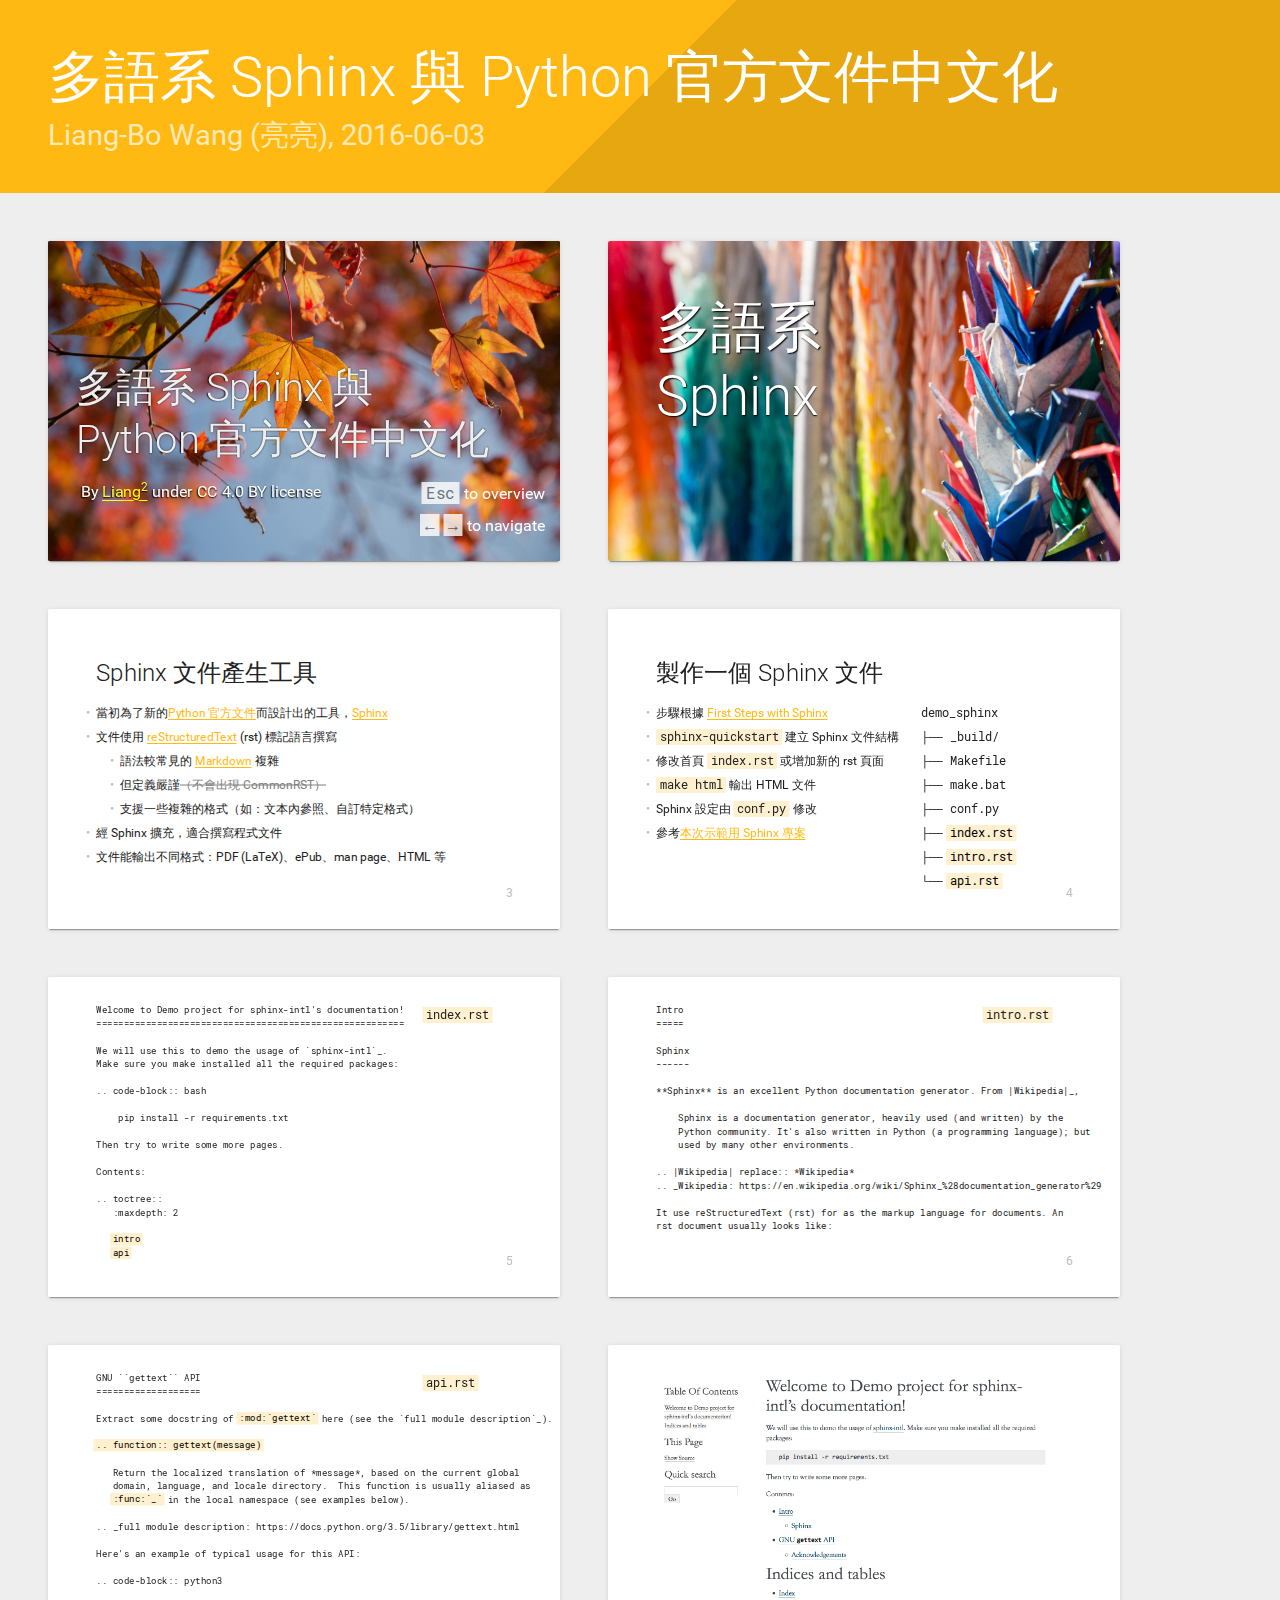
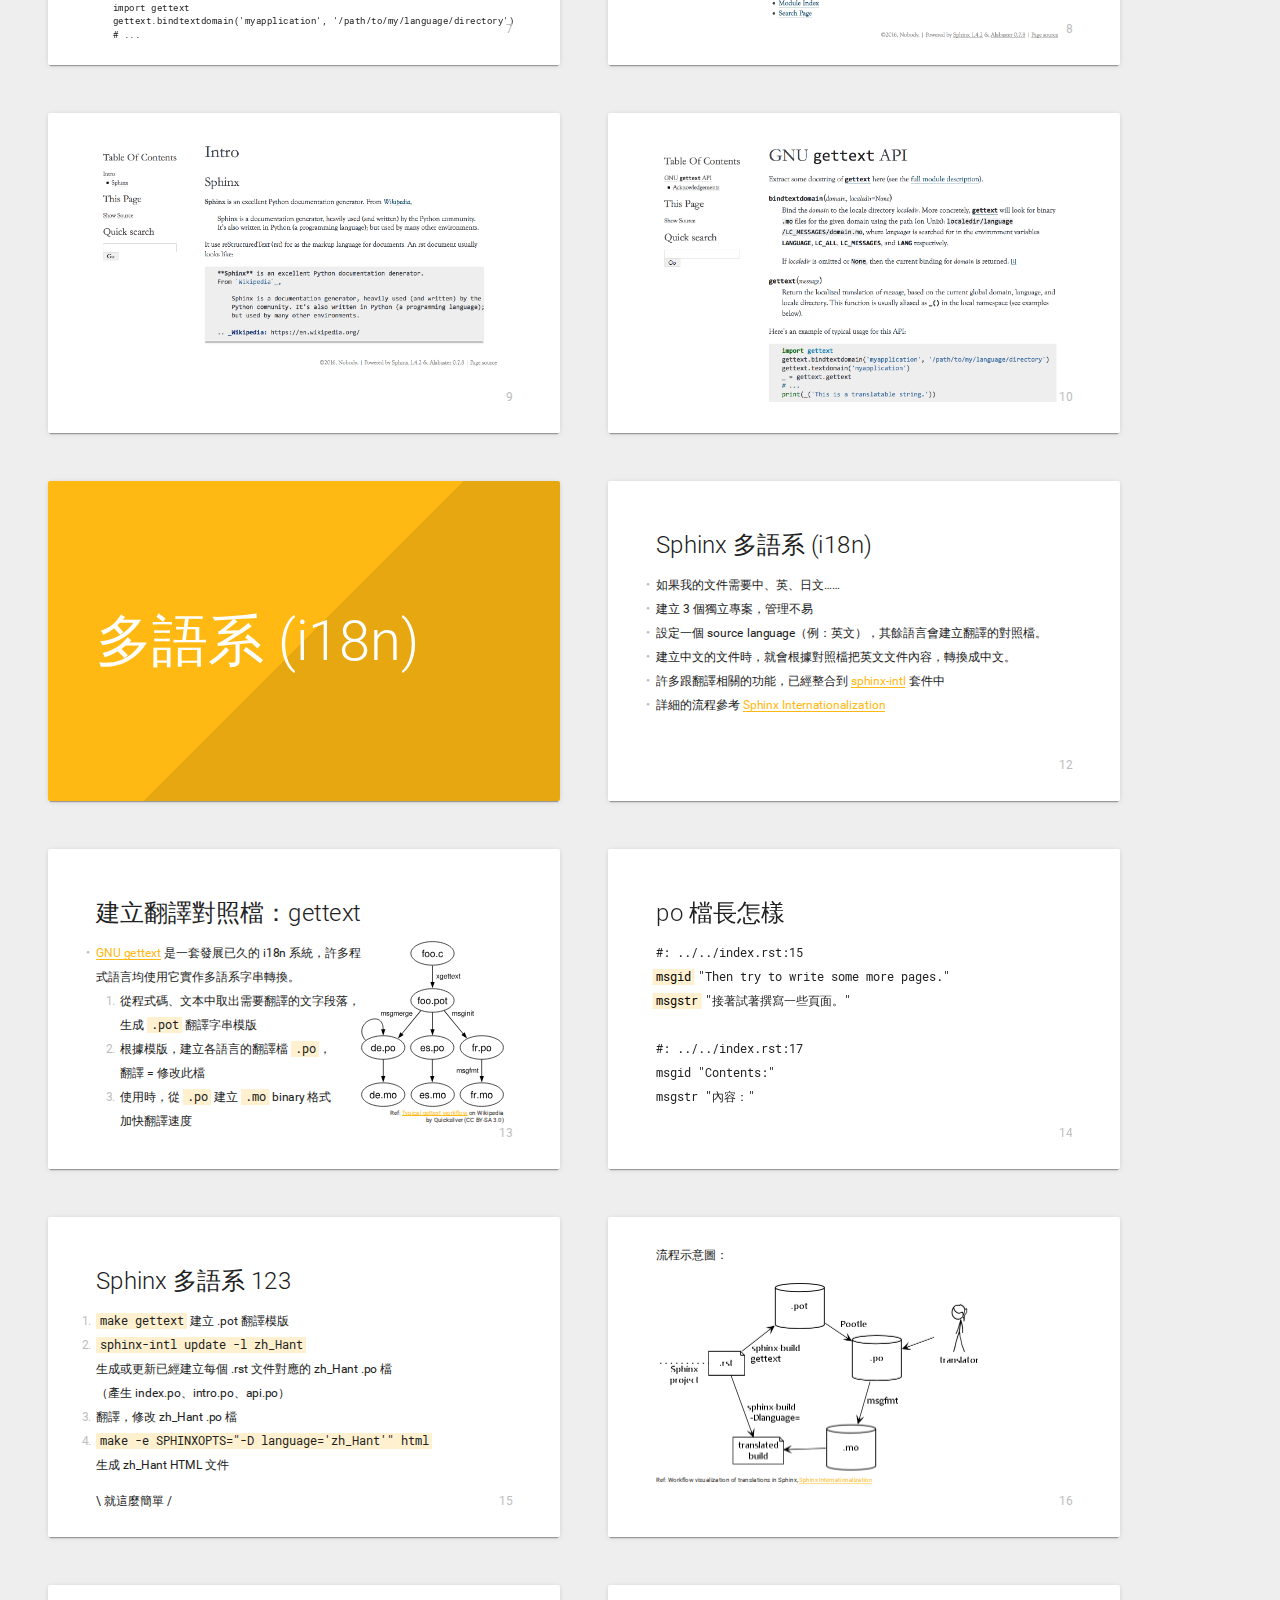
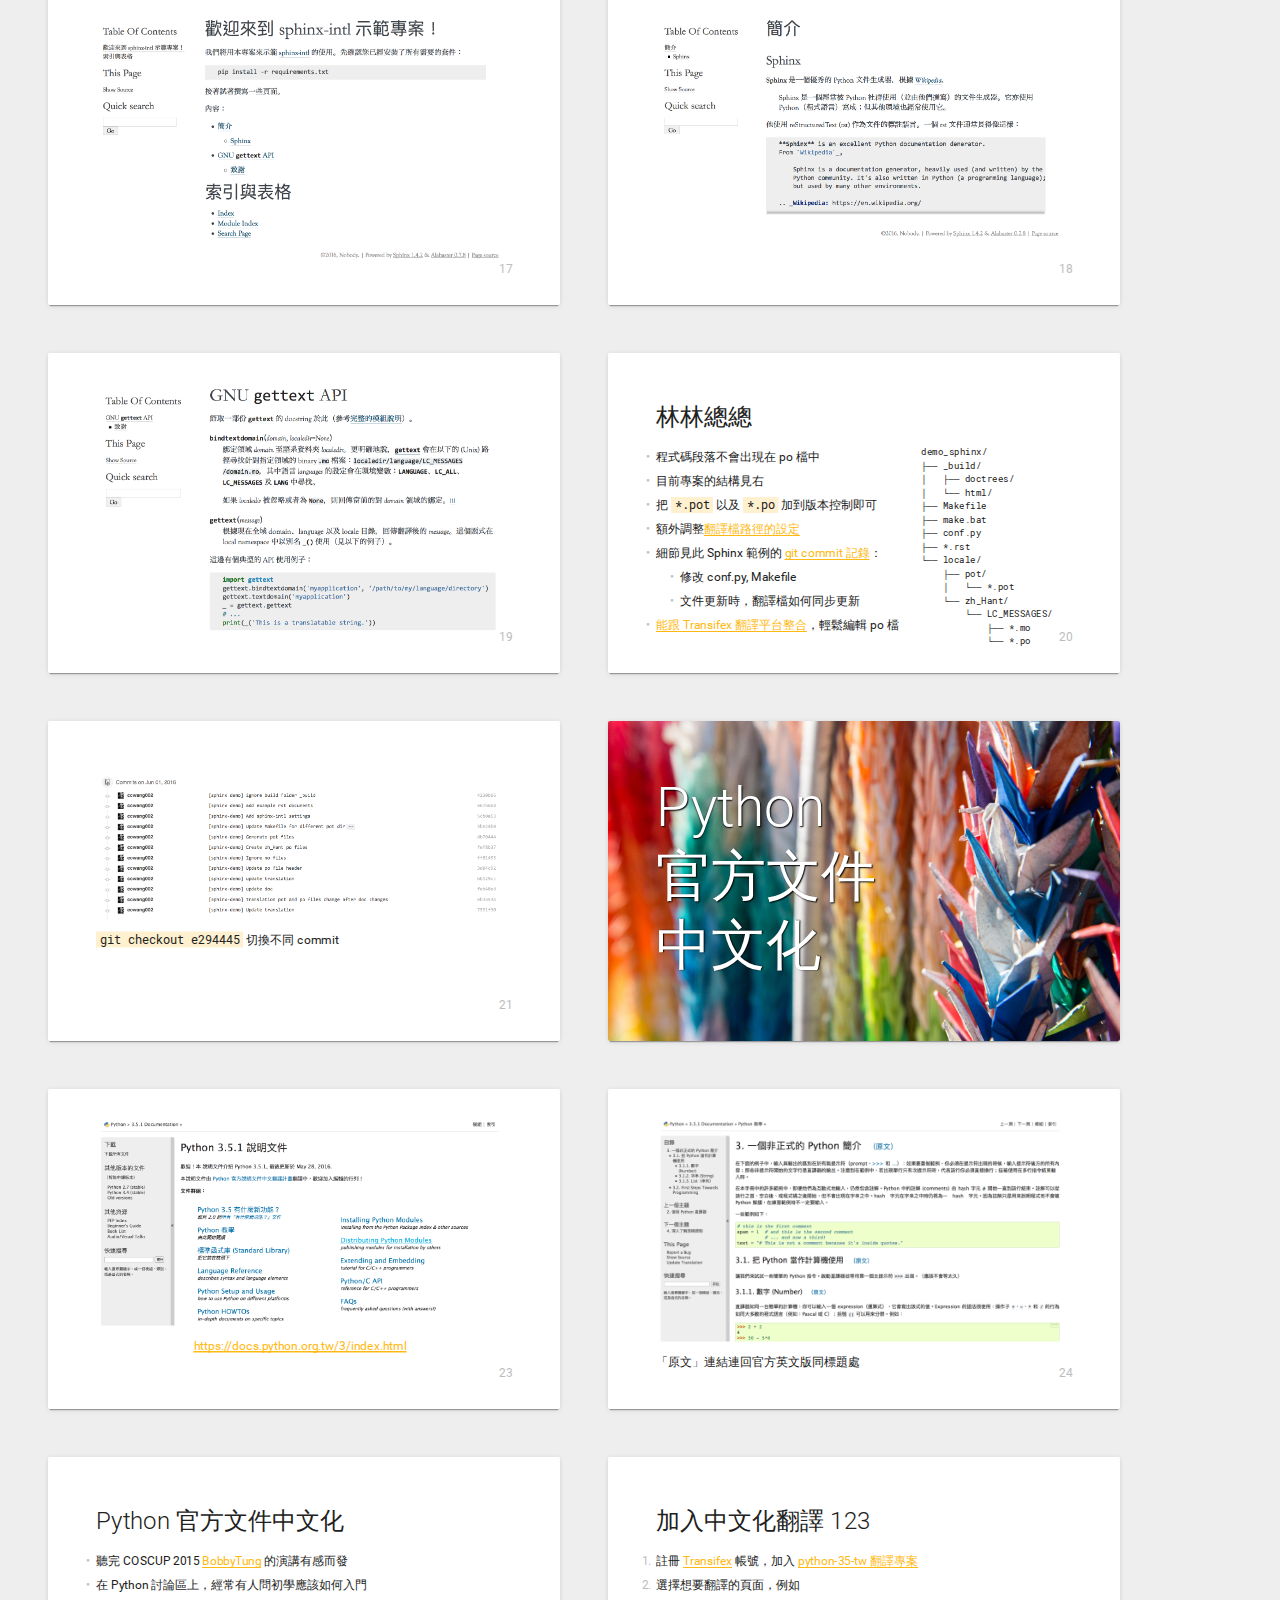
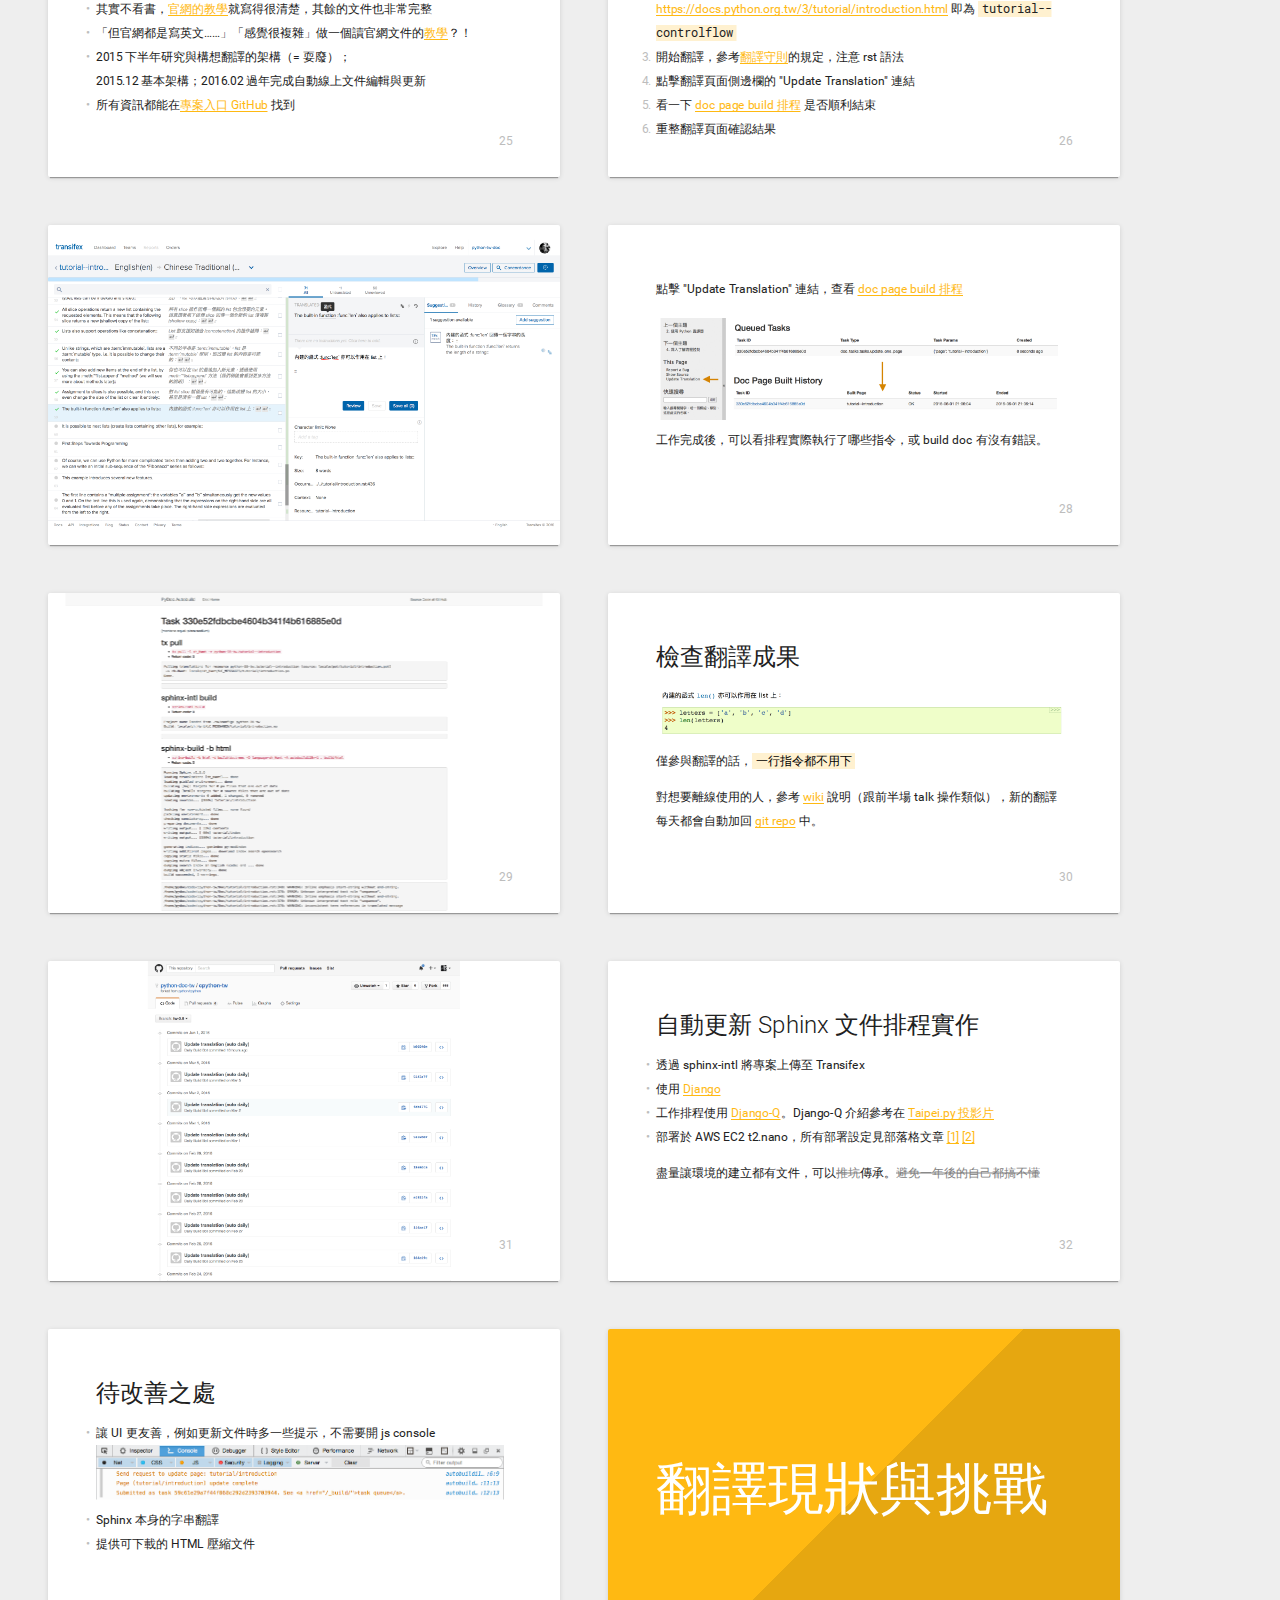
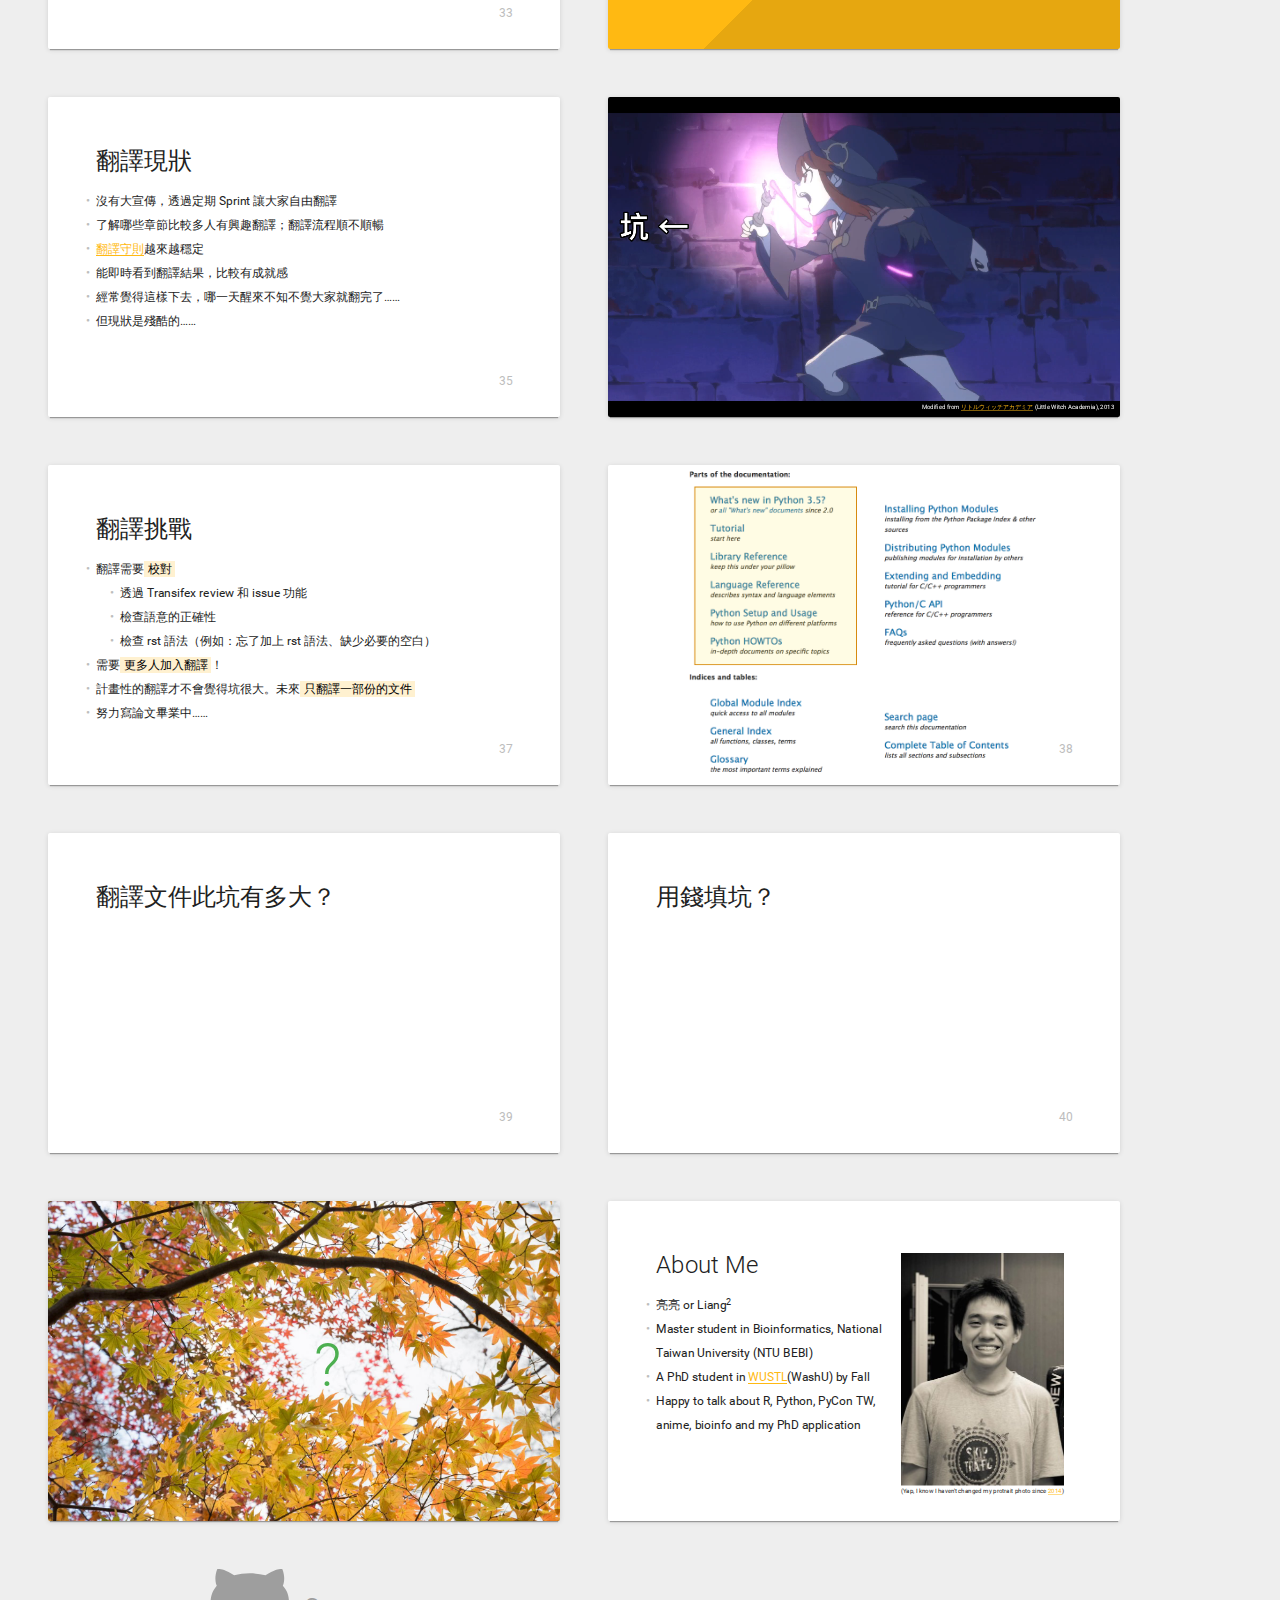
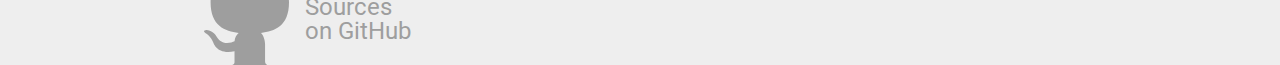
<file: index.html>
<!DOCTYPE html>
<html lang="en">
<head>
	<meta charset="UTF-8">
	<title>多語系 Sphinx 與 Python 官方文件中文化</title>
	<meta name="viewport" content="width=792, user-scalable=no">
	<meta http-equiv="x-ua-compatible" content="ie=edge">

	<!-- Twitter Card -->
	<!-- Ref: https://dev.twitter.com/cards/types/summary-large-image -->
	<meta name="twitter:card" content="summary_large_image">
	<meta name="twitter:site" content="@ccwang002">
	<meta name="twitter:creator" content="@ccwang002">
	<meta name="twitter:title" content="多語系 Sphinx 與 Python 官方文件中文化">
	<meta name="twitter:description" content="Python 除了以易讀、易用、易學之外，它也有非常完整的官方文件。然而，因為英文內容，初次使用它時倍感困難，於是有了中文化翻譯計畫。目前翻譯的結果可見 https://docs.python.org.tw/3/ 。本演講將分享本翻譯計畫的整體規劃，以及相關的技術細節，如：Sphinx 文件的多國語言、Transifex 翻譯協作平台整合、文件更新的工作排程等主題。">
	<meta name="twitter:image" content="https://blog.liang2.tw/2016Talk-PyDoc-TW/pics/pydoctw_frontpage.png">

	<!-- Icon -->
	<link href="pics/pycontw_logo_32.png" rel="icon" type="image/x-icon" />
	<!-- CSS Stle -->
	<link rel="stylesheet" href="lib/shower/themes/styles/screen-16x10.css">
	<link rel="stylesheet" href="lib/highlight/styles/github.css" type="text/css"/>
	<style>
		.caption p {
			font-size: 0.6em;
		}
		.slide.mid h2 {
			font-size: 110px;
			font-family: Roboto Light;
			font-weight: 300;
			color: white;
			width: 65%;
			line-height: 1.25em;
			text-shadow: 1px 1px 3px black;
		}
		.citation pre {
			text-align: left;
		}
		pre.medium {
			font-size: 0.75em;
		}
		pre.medium code {
			line-height: 1.5em;
		}
		pre.small {
			font-size: 0.5em;
		}
		pre.small code {
			line-height: 1.5em;
		}

		.sidenote {
			border: 2px dashed #9e9e9e;
			position: absolute;
			padding: 1em;
			line-height: 1.5em;
			color: #9e9e9e;
		}
		.sidenote p {
			margin-bottom: 0px;
		}
		.grey {
			color: grey;
		}
	</style>
</head>
<body class="shower list">
	<!-- Header in overview -->
	<header class="caption">
		<h1>多語系 Sphinx 與 Python 官方文件中文化</h1>
		<p><a href="http://liang2.tw">Liang-Bo Wang (亮亮)</a>, 2016-06-03</p>
	</header>

	<!-- Cover Slide -->
	<section id="cover" class="slide no-number">
		<h2 id="talk-header">多語系 Sphinx 與<br>Python 官方文件中文化</h2>
		<p id="talk-author">
			By <a href="http://liang2.tw" target="_blank">Liang<sup>2</sup></a> under CC 4.0 BY license
		</p>
		<p id="usage-instr">
			<kbd>Esc</kbd> to overview <br />
			<kbd>←</kbd> <kbd>→</kbd> to navigate
		</p>
		<img src="pics/cover.jpg" class="cover w" alt="">
		<style>
			#talk-header,
			#talk-author {
				left: 56px;
			}
			#talk-header {
				color: #EEE;
				text-align: left;
				font-size: 80px;
				line-height: 1.3em;
				text-shadow: -1px 1px 3px #000;
				bottom: 160px;
				position: absolute;

			}
			#talk-author {
				line-height: 1.2em;
				text-shadow: -1px 1px 3px #000;
				left: 65px;
				bottom: 120px;
				position: absolute;
			}
			#talk-author a {
				color: #FFFA20;
			}
			#cover p {
				margin: 10px 0 0;
				color: #FFF;
				font-size: 32px;
				opacity: 1;
			}
			#usage-instr {
				position: absolute;
				text-align: right;
				right: 30px;
				bottom: 40px;
			}
			#usage-instr kbd {
				opacity: 0.8;
				color: #666;
				background-color: white;
			}
			#cover img {
				opacity: 0.95;
			}
			#cover {
				background: black;
			}
		</style>
	</section>


	<!-- Section: Sphinx -->
	<section class="slide mid no-number">
		<h2>多語系 Sphinx</h2>
		<img src="pics/mid.jpg" class="cover w" alt="">
	</section>

	<section class="slide">
		<h2>Sphinx 文件產生工具</h2>
		<ul>
			<li>當初為了新的<a href="https://docs.python.org/3/" target="_blank">Python 官方文件</a>而設計出的工具，<a href="http://www.sphinx-doc.org/en/stable/" target="_blank">Sphinx</a></li>
			<li>文件使用 <a href="https://en.wikipedia.org/wiki/ReStructuredText">reStructuredText</a> (rst) 標記語言撰寫</li>
			<ul>
				<li>語法較常見的 <a href="http://markdown.tw/">Markdown</a> 複雜</li>
				<li>但定義嚴謹<del class="grey">（不會出現 CommonRST）</del></li>
				<li>支援一些複雜的格式（如：文本內參照、自訂特定格式）</li>
			</ul>
			<li>經 Sphinx 擴充，適合撰寫程式文件</li>
			<li>文件能輸出不同格式：PDF (LaTeX)、ePub、man page、HTML 等</li>
		</ul>
	</section>

	<section class="slide twocol l65">
		<h2>製作一個 Sphinx 文件</h2>
		<div class="left">
		<ul>
			<li>步驟根據 <a href="http://www.sphinx-doc.org/en/stable/tutorial.html">First Steps with Sphinx</a></li>
			<li><code>sphinx-quickstart</code> 建立 Sphinx 文件結構</li>
			<li>修改首頁 <code>index.rst</code> 或增加新的 rst 頁面</li>
			<li><code>make html</code> 輸出 HTML 文件</li>
			<li>Sphinx 設定由 <code>conf.py</code> 修改</li>
			<li>參考<a href="https://github.com/ccwang002/2016Talk-PyDoc-TW/tree/master/code">本次示範用 Sphinx 專案</a></li>
		</ul>
		</div>
		<div class="right">
		<pre class="language-text"><code>demo_sphinx
├── _build/
├── Makefile
├── make.bat
├── conf.py
├── <mark>index.rst</mark>
├── <mark>intro.rst</mark>
└── <mark>api.rst</mark></code></pre>
		</div>
	</section>

	<section class="slide tighter twocol l80">
		<div class="left">
			<pre class="language-rst medium">
				<code>Welcome to Demo project for sphinx-intl's documentation!
========================================================

We will use this to demo the usage of `sphinx-intl`_.
Make sure you make installed all the required packages:

.. code-block:: bash

    pip install -r requirements.txt

Then try to write some more pages.

Contents:

.. toctree::
   :maxdepth: 2

   <mark>intro</mark>
   <mark>api</mark></code>
			</pre>
		</div>
		<div class="right">
			<p><code>index.rst</code></p>
		</div>
	</section>

	<section class="slide tighter twocol l80">
		<div class="left">
			<pre class="language-rst medium">
				<code>Intro
=====

Sphinx
------

**Sphinx** is an excellent Python documentation generator. From |Wikipedia|_,

    Sphinx is a documentation generator, heavily used (and written) by the
    Python community. It's also written in Python (a programming language); but
    used by many other environments.

.. |Wikipedia| replace:: *Wikipedia*
.. _Wikipedia: https://en.wikipedia.org/wiki/Sphinx_%28documentation_generator%29

It use reStructuredText (rst) for as the markup language for documents. An
rst document usually looks like:</code>
			</pre>
		</div>
		<div class="right">
			<p><code>intro.rst</code></p>
		</div>
	</section>

	<section class="slide tighter twocol l80">
		<div class="left">
			<pre class="language-rst medium">
				<code>GNU ``gettext`` API
===================

Extract some docstring of <mark>:mod:`gettext`</mark> here (see the `full module description`_).

<mark>.. function:: gettext(message)</mark>

   Return the localized translation of *message*, based on the current global
   domain, language, and locale directory.  This function is usually aliased as
   <mark>:func:`_`</mark> in the local namespace (see examples below).

.. _full module description: https://docs.python.org/3.5/library/gettext.html

Here's an example of typical usage for this API:

.. code-block:: python3

   import gettext
   gettext.bindtextdomain('myapplication', '/path/to/my/language/directory')
   # ...
</code>
			</pre>
		</div>
		<div class="right">
			<p><code>api.rst</code></p>
		</div>
	</section>

	<section class="slide tighter">
		<img class="fill w" src="pics/sphinx_demo/en_frontpage.png" alt="">
	</section>

	<section class="slide tighter">
		<img class="fill w" src="pics/sphinx_demo/en_intro.png" alt="">
	</section>

	<section class="slide tighter">
		<img class="fill w" src="pics/sphinx_demo/en_api.png" alt="">
	</section>

	<!-- Sphinx i18n -->
	<section class="slide">
		<h2 class="shout">多語系 (i18n)</h2>
	</section>

	<section class="slide">
		<h2>Sphinx 多語系 (i18n)</h2>
		<ul>
			<li>如果我的文件需要中、英、日文……</li>
			<li>建立 3 個獨立專案，管理不易</li>
			<li>設定一個 source language（例：英文），其餘語言會建立翻譯的對照檔。</li>
			<li>建立中文的文件時，就會根據對照檔把英文文件內容，轉換成中文。</li>
			<li>許多跟翻譯相關的功能，已經整合到 <a href="https://github.com/sphinx-doc/sphinx-intl" target="_blank">sphinx-intl</a> 套件中</li>
			<li>詳細的流程參考 <a href="http://www.sphinx-doc.org/en/stable/intl.html" target="_blank">Sphinx Internationalization</a></li>
		</ul>
	</section>

	<section class="slide twocol l65">
		<h2>建立翻譯對照檔：gettext</h2>
		<div class="left">
			<ul>
				<li><a href="https://en.wikipedia.org/wiki/Gettext">GNU gettext</a> 是一套發展已久的 i18n 系統，許多程式語言均使用它實作多語系字串轉換。</li>
				<ol>
					<li>從程式碼、文本中取出需要翻譯的文字段落，生成 <code>.pot</code> 翻譯字串模版</li>
					<li>根據模版，建立各語言的翻譯檔 <code>.po</code>，<br>翻譯 = 修改此檔</li>
					<li>使用時，從 <code>.po</code> 建立 <code>.mo</code> binary 格式<br>加快翻譯速度</li>
				</ol>
			</ul>
		</div>
		<div class="right">
			<div class="citation">
				<img class="fill w" src="pics/gettext_workflow_diagram.svg" alt="">
				<p>Ref: <a href="https://commons.wikimedia.org/wiki/File:Gettext.svg">Typical gettext workflow</a> on Wikipedia<br>by Quicksilver (CC BY-SA 3.0)</p>
			</div>
		</div>
	</section>

	<section class="slide">
		<h2>po 檔長怎樣</h2>
<pre class="language-text"><code>#: ../../index.rst:15
<mark>msgid</mark> "Then try to write some more pages."
<mark>msgstr</mark> "接著試著撰寫一些頁面。"

#: ../../index.rst:17
msgid "Contents:"
msgstr "內容："</code></pre>
	</section>

	<section class="slide">
		<h2>Sphinx 多語系 123</h2>
		<ol>
			<li><code>make gettext</code> 建立 .pot 翻譯模版</li>
			<li><code>sphinx-intl update -l zh_Hant</code><br>生成或更新已經建立每個 .rst 文件對應的 zh_Hant .po 檔<br>（產生 index.po、intro.po、api.po）</li>
			<li>翻譯，修改 zh_Hant .po 檔</li>
			<li><code>make -e SPHINXOPTS="-D language='zh_Hant'" html</code><br>生成 zh_Hant HTML 文件</li>
		</ol>
		<p>\ 就這麼簡單 /</p>
	</section>

	<section class="slide tighter">
		<p>流程示意圖：</p>
		<div class="citation left">
			<img src="pics/sphinx_translation_diagram.png" alt="">
			<p>Ref: Workflow visualization of translations in Sphinx, <a href="http://www.sphinx-doc.org/en/stable/intl.html" target="_blank">Sphinx Internationalization</a></p>
		</div>
	</section>

	<section class="slide tighter">
		<img class="fill w" src="pics/sphinx_demo/zh_frontpage.png" alt="">
	</section>

	<section class="slide tighter">
		<img class="fill w" src="pics/sphinx_demo/zh_intro.png" alt="">
	</section>

	<section class="slide tighter">
		<img class="fill w" src="pics/sphinx_demo/zh_api.png" alt="">
	</section>

	<section class="slide twocol l65">
		<h2>林林總總</h2>
		<div class="left">
			<ul>
				<li>程式碼段落不會出現在 po 檔中</li>
				<li>目前專案的結構見右</li>
				<li>把 <code>*.pot</code> 以及 <code>*.po</code> 加到版本控制即可</li>
				<li>額外調整<a href="https://github.com/ccwang002/2016Talk-PyDoc-TW/commit/3be24b07eba0ec84587d74512d296dbe81e3e91f">翻譯檔路徑的設定</a></li>
				<li>細節見此 Sphinx 範例的 <a href="https://github.com/ccwang002/2016Talk-PyDoc-TW/compare/e294445...7551f30">git commit 記錄</a>：</li>
					<ul>
						<li>修改 conf.py, Makefile</li>
						<li>文件更新時，翻譯檔如何同步更新</li>
					</ul>
				<li><a href="http://www.sphinx-doc.org/en/stable/intl.html#using-transifex-service-for-team-translation">能跟 Transifex 翻譯平台整合</a>，輕鬆編輯 po 檔</li>
		</div>
		<div class="right">
			<pre class="language-text medium"><code>demo_sphinx/
├── _build/
│   ├── doctrees/
│   └── html/
├── Makefile
├── make.bat
├── conf.py
├── *.rst
└── locale/
    ├── pot/
    │   └── *.pot
    └── zh_Hant/
        └── LC_MESSAGES/
            ├── *.mo
            └── *.po</code></pre>
		</div>
	</section>

	<section class="slide">
		<img class="fill w" src="pics/sphinx_demo/git_history.png" alt="">
		<p><code>git checkout e294445</code> 切換不同 commit</p>
	</section>


	<!-- Section: PyDoc -->
	<!--
	$ sphinx-intl build -l zh_Hant
	$ make -e SPHINXOPTS="-D language='zh_Hant'" html
	-->
	<section class="slide mid no-number">
		<h2>Python <br>官方文件中文化</h2>
		<img src="pics/mid.jpg" class="cover w" alt="">
	</section>

	<section class="slide tighter">
		<img class="fill w" src="pics/pydoctw_frontpage.png" alt="">
		<p align="center"><a href="https://docs.python.org.tw/3/index.html">https://docs.python.org.tw/3/index.html</a></p>
	</section>

	<section class="slide tighter">
		<img class="fill w" src="pics/pydoctw_tutorial_chp3.png" alt="">
		<p>「原文」連結連回官方英文版同標題處</p>
	</section>

	<section class="slide">
		<h2>Python 官方文件中文化</h2>
		<ul>
			<li>聽完 COSCUP 2015 <a href="http://www.slideshare.net/bobby3302/w3c-51661297">BobbyTung</a> 的演講有感而發</li>
			<li>在 Python 討論區上，經常有人問初學應該如何入門</li>
			<li>其實不看書，<a href="https://docs.python.org/3/tutorial/index.html">官網的教學</a>就寫得很清楚，其餘的文件也非常完整</li>
			<li>「但官網都是寫英文……」「感覺很複雜」做一個讀官網文件的<a href="https://blog.liang2.tw/2016Talk-Pydoc/">教學</a>？！</li>
			<li>2015 下半年研究與構想翻譯的架構（= 耍廢）；<br>
				2015.12 基本架構；2016.02 過年完成自動線上文件編輯與更新</li>
			<li>所有資訊都能在<a href="https://github.com/python-doc-tw/python-doc-tw">專案入口 GitHub</a> 找到</li>
		</ul>
	</section>

	<section class="slide">
		<h2>加入中文化翻譯 123</h2>
		<ol>
			<li>註冊 <a href="https://www.transifex.com/">Transifex</a> 帳號，加入 <a href="https://github.com/python-doc-tw/python-doc-tw">python-35-tw 翻譯專案</a></li>
			<li>選擇想要翻譯的頁面，例如 <a href="https://docs.python.org.tw/3/tutorial/introduction.html" target="_blank">https://docs.python.org.tw/3/tutorial/introduction.html</a> 即為 <code>tutorial--controlflow</code></li>
			<li>開始翻譯，參考<a href="https://github.com/python-doc-tw/python-doc-tw/wiki/Translation-guideline" target="_blank">翻譯守則</a>的規定，注意 rst 語法</li>
			<li>點擊翻譯頁面側邊欄的 "Update Translation" 連結</li>
			<li>看一下 <a href="https://docs.python.org.tw/_build/">doc page build 排程</a> 是否順利結束</li>
			<li>重整翻譯頁面確認結果</li>
		</ol>
	</section>

	<section class="slide no-number">
		<img class="cover" src="pics/pydoctw_transifex.png" alt="">
	</section>

	<section class="slide">
		<p>點擊 "Update Translation" 連結，查看 <a href="https://docs.python.org.tw/_build/">doc page build 排程</a></p>
		<img class="fill w" src="pics/pydoctw_update.png" alt="">
		<p>工作完成後，可以看排程實際執行了哪些指令，或 build doc 有沒有錯誤。</p>
	</section>

	<section class="slide">
		<img class="cover h" src="pics/pydoctw_task.png" alt="">
	</section>

	<section class="slide">
		<h2>檢查翻譯成果</h2>
		<img class="fill w" src="pics/pydoctw_result.png" alt="">
		<p>僅參與翻譯的話，<mark>一行指令都不用下</mark></p>
		<p>對想要離線使用的人，參考 <a href="https://github.com/python-doc-tw/python-doc-tw/wiki/How-to-build-the-doc-locally">wiki</a> 說明（跟前半場 talk 操作類似），新的翻譯每天都會自動加回 <a href="https://github.com/python-doc-tw/cpython-tw">git repo</a> 中。</p>
	</section>

	<section class="slide">
		<img class="cover h" src="pics/pydoctw_gitrepo.png" alt="">
	</section>

	<section class="slide">
		<h2>自動更新 Sphinx 文件排程實作</h2>
		<ul>
			<li>透過 sphinx-intl 將專案上傳至 Transifex</li>
			<li>使用 <a href="https://www.djangoproject.com/">Django</a></li>
			<li>工作排程使用 <a href="http://django-q.readthedocs.io/en/latest/">Django-Q</a>。Django-Q 介紹參考在 <a href="https://blog.liang2.tw/2016Talk-Django-Q/">Taipei.py 投影片</a></li>
			<li>部署於 AWS EC2 t2.nano，所有部署設定見部落格文章 <a href="https://blog.liang2.tw/posts/2016/02/pydoctw-server/">[1]</a> <a href="https://blog.liang2.tw/posts/2016/02/pydoctw-https/">[2]</a></li>
		</ul>
		<p>盡量讓環境的建立都有文件，可以<del class="grey">推坑</del>傳承。<del class="grey">避免一年後的自己都搞不懂</del></p>
	</section>

	<section class="slide">
		<h2>待改善之處</h2>
		<ul>
			<li>讓 UI 更友善，例如更新文件時多一些提示，不需要開 js console</li>
			<img class="fill w" src="pics/pydoctw_jsconsole.png" alt="">
			<li>Sphinx 本身的字串翻譯</li>
			<li>提供可下載的 HTML 壓縮文件</li>
		</ul>
	</section>

	<!--
	detail
		sphinx translation itself
		zh_TW or zh_Hant
		Jinja2 template autobuildi18n=1
		fix jQuery bug
	-->

	<!-- Section: Translation -->
	<section class="slide">
		<h2 class="shout">翻譯現狀與挑戰</h2>
	</section>

	<section class="slide">
		<h2>翻譯現狀</h2>
		<ul>
			<li>沒有大宣傳，透過定期 Sprint 讓大家自由翻譯</li>
			<li>了解哪些章節比較多人有興趣翻譯；翻譯流程順不順暢</li>
			<li><a href="https://github.com/python-doc-tw/python-doc-tw/wiki/Translation-guideline">翻譯守則</a>越來越穩定</li>
			<li>能即時看到翻譯結果，比較有成就感</li>
			<li>經常覺得這樣下去，哪一天醒來不知不覺大家就翻完了……</li>
			<li class="next">但現狀是殘酷的……</li>
		</ul>
	</section>

	<section class="slide black" id="running-into-hole">
		<div class="citation">
			<video loop autoplay class="cover w">
				<source src="pics/running_to_hole.mp4" type="video/mp4">
				Your browser doesn't support HTML5 video in WebM with VP8
				or MP4 with H.264. You can still download the
				<a href="pics/running_to_hole.mp4">screencast</a> and view it locally.
			</video>
			<p>Modified from <a href="http://littlewitchacademia.jp/">リトルウィッチアカデミア</a> (Little Witch Academia), 2013</p>
		</div>
		<style>
			#running-into-hole .citation > p {
				position: absolute;
				bottom: 1em;
				right: 1em;
				color: white;
			}
		</style>
	</section>

	<section class="slide">
		<h2>翻譯挑戰</h2>
		<ul>
			<li>翻譯需要<mark>校對</mark></li>
			<ul>
				<li>透過 Transifex review 和 issue 功能</li>
				<li>檢查語意的正確性</li>
				<li>檢查 rst 語法（例如：忘了加上 rst 語法、缺少必要的空白）</li>
			</ul>
			<li>需要<mark>更多人加入翻譯</mark>！</li>
			<li>計畫性的翻譯才不會覺得坑很大。未來<mark>只翻譯一部份的文件</mark></li>
			<li class="next">努力寫論文畢業中……</li>
		</ul>
	</section>

	<section class="slide">
		<img class="cover h" src="pics/pydoctw_focus.png" alt="">
	</section>

	<section class="slide">
		<h2>翻譯文件此坑有多大？</h2>
	</section>

	<section class="slide">
		<h2>用錢填坑？</h2>
	</section>

	<!--
		timeline
		people
		money
			1K+		server maintenance
			10K+	regular translation meetup
			100K+	outsource translation

		category		strings		words
		tutorial		0.8K		25K
		install, using	0.8K		15K
		howto			  2K		60K
		reference		 13K		38K
		library (all)	 25K	   513K
		TOTAL			 42K	   661K

		多魔戒三部曲 (473K) 十萬字
		差不多冰與火之歌前兩部 (624K)

		using pocount from translation-toolkit
		http://docs.translatehouse.org/projects/translate-toolkit/en/latest/commands/pocount.html
	-->


	<!-- End Slide -->
	<section id='end' class='slide no-number'>
		<h2>?</h2>
		<img src="pics/end.jpg" class="cover w" alt="">
		<style>
			#end h2 {
				position: absolute;
				left: 52%;
				top: 42%;
				color: #4CAF50;
				text-align: right;
				text-shadow: none;
				font-size: 120px;
			}
		</style>
	</section>

	<!-- Section: About me and my future school WUSTL -->
	<section id="about-me" class="slide no-number twocol l60">
		<div class="left">
			<h2>About Me</h2>
			<ul>
				<li>亮亮 or Liang<sup>2</sup></li>
				<li>Master student in Bioinformatics, National Taiwan University (NTU BEBI)</li>
				<li>A PhD student in <a href="http://dbbs.wustl.edu/divprograms/compbio/Pages/default.aspx" target="_blank">WUSTL</a>(WashU) by Fall</li>
				<li>Happy to talk about R, Python, PyCon TW, anime, bioinfo and my PhD application</li>
			</ul>
		</div>
		<div class="right">
			<div class="citation">
			<img class="fill w" src="pics/me.jpg" alt="">
			<p>(Yap, I know I haven't changed my protrait photo since <a href="https://blog.liang2.tw/2014-pyR-stat/" target="_blank">2014</a>)</p>
			</div>
		</div>
	</section>

	<!-- END OF SLIDE CONTENT -->
	<p class="badge">
		<a href="https://github.com/ccwang002/2016Talk-PyDoc-TW/" target="_blank">Sources on GitHub</a>
	</p>
	<!--
	To hide progress bar from entire presentation
	just remove “progress” element.
	-->
	<div class="progress"></div>

	<!-- Library -->
	<script src="lib/shower/shower.min.js"></script>
	<script src="lib/highlight/highlight.pack.js" type="text/javascript" charset="utf-8"></script>
	<script>
		hljs.initHighlightingOnLoad();
	</script>
	<!-- Mathjax -->
	<!-- online Mathjax CDN -->
	<!--<script src="https://cdn.mathjax.org/mathjax/latest/MathJax.js?config=TeX-AMS-MML_HTMLorMML"></script>-->
</body>
</html>
</file>
<file: lib/shower/themes/styles/screen-16x10.css>
/**
 * Material theme for Shower HTML presentation engine
 * Modified based on shower-material v1.0.4, https://github.com/shower/material
 * @copyright 2010–2016 Vadim Makeev, http://pepelsbey.net/
 * @license MIT
 */
@charset "UTF-8";@font-face{font-family:Roboto;src:url(../fonts/roboto-regular.woff) format("woff")}@font-face{font-weight:700;font-family:Roboto;src:url(../fonts/roboto-bold.woff) format("woff")}@font-face{font-style:italic;font-family:Roboto;src:url(../fonts/roboto-italic.woff) format("woff")}@font-face{font-style:italic;font-weight:700;font-family:Roboto;src:url(../fonts/roboto-bold-italic.woff) format("woff")}@font-face{font-family:Roboto Light;src:url(../fonts/roboto-light.woff) format("woff")}@font-face{font-family:Roboto Mono;src:url(../fonts/roboto-mono-regular.woff) format("woff")}*,::after,::before{box-sizing:border-box}a,abbr,acronym,address,applet,article,aside,audio,b,big,blockquote,body,canvas,caption,center,cite,code,dd,del,details,dfn,div,dl,dt,em,embed,fieldset,figcaption,figure,footer,form,h1,h2,h3,h4,h5,h6,header,hgroup,html,i,iframe,img,ins,kbd,label,legend,li,mark,menu,nav,object,ol,output,p,pre,q,ruby,s,samp,section,small,span,strike,strong,sub,summary,sup,table,tbody,td,tfoot,th,thead,time,tr,tt,u,ul,var,video{margin:0;padding:0;border:0;font:inherit;vertical-align:baseline}article,aside,details,figcaption,figure,footer,header,hgroup,main,menu,nav,section{display:block}.shower,body{line-height:1}ol,ul{list-style:none}blockquote,q{quotes:none}blockquote::after,blockquote::before,q::after,q::before{content:none}table{border-collapse:collapse;border-spacing:0}a{text-decoration:none}@page{margin:0;size:1024px 640px}.shower{color:#212121;counter-reset:slide;font-family:Roboto,sans-serif;-webkit-print-color-adjust:exact;-webkit-text-size-adjust:none;-moz-text-size-adjust:none;-ms-text-size-adjust:none}@media print{.shower{text-rendering:geometricPrecision}}.caption{margin-top:-24px;font-size:24px;display:none;margin-bottom:1em;padding:1.02em 0 .9em 1em;width:100%;background:#ffb912 -webkit-linear-gradient(315deg,#ffb912 50%,#e6a710 50%) no-repeat;background:#ffb912 linear-gradient(135deg,#ffb912 50%,#e6a710 50%) no-repeat}@media (min-width:1168px){.caption{margin-top:-48px;font-size:48px}}@media (min-width:2336px){.caption{margin-top:-96px;font-size:96px}}.caption h1{padding-bottom:.28em;color:#fff;font:1.17em/1 Roboto Light,sans-serif}.caption p{color:#ffeab8;line-height:1;font-size:.58em}.caption a{color:inherit}.slide{position:relative;z-index:1;overflow:hidden;padding:104px 112px 0 96px;width:1024px;height:640px;background:#fff;line-height:2;font-size:24px}.slide::after{position:absolute;bottom:48px;color:#bdbdbd;counter-increment:slide;content:counter(slide);left:auto;right:96px}.slide h2{margin-bottom:32px;color:#212121;font:48px/1 Roboto Light,sans-serif}.slide p{margin-bottom:1em}.slide p.note,.slide pre.comment{color:#9e9e9e}.slide a{background:-webkit-linear-gradient(bottom,currentColor .09em,transparent .09em) repeat-x;background:linear-gradient(to top,currentColor .09em,transparent .09em) repeat-x;color:#ffb912}.slide b,.slide strong{font-weight:700}.slide blockquote,.slide dfn,.slide em,.slide i{font-style:italic}.slide code,.slide kbd,.slide mark,.slide samp{padding:.1em .3em;background:#fff1d0}.slide code,.slide kbd,.slide samp{line-height:1;font-family:Roboto Mono,monospace,monospace}.slide sub,.slide sup{position:relative;line-height:0;font-size:75%}.slide sub{bottom:-.25em}.slide sup{top:-.5em}.slide blockquote::before{position:absolute;margin:-.04em 0 0 -.4em;color:#bdbdbd;line-height:1;font-style:normal;font-size:7em;content:'\201D'}.slide blockquote+figcaption{margin:-1em 0 1em;font-style:italic;font-weight:700}.slide ol,.slide ul{margin-bottom:1em;counter-reset:list}.slide ol li,.slide ul li{page-break-inside:avoid;text-indent:-2em}.slide ol li::before,.slide ul li::before{display:inline-block;width:2em;color:#bdbdbd;text-align:right}.slide ol ol,.slide ol ul,.slide ul ol,.slide ul ul{margin-bottom:0;margin-left:2em}.slide ul>li::before{padding-right:.5em;content:'•'}.slide ul>li:lang(ru)::before{content:'—'}.slide ol>li::before{padding-right:.4em;counter-increment:list;content:counter(list) "."}.slide table{margin-left:-96px;margin-bottom:1em;width:calc(100% + 96px + 112px)}.slide table td:first-child,.slide table th:first-child{padding-left:96px}.slide table td:last-child,.slide table th:last-child{padding-right:96px}.slide table th{text-align:left;font-weight:700}.slide table tr:not(:last-of-type)>*{background:-webkit-linear-gradient(bottom,#bdbdbd .055em,transparent .055em) repeat-x;background:linear-gradient(to top,#bdbdbd .055em,transparent .055em) repeat-x}.slide table.striped tr:nth-child(even){background:#fff8e7}.slide table.striped tr>*{background-image:none}.slide pre{margin-bottom:1em;counter-reset:code;white-space:normal}.slide pre code{display:block;margin-left:-96px;padding:0 0 0 96px;width:calc(100% + 96px + 112px);background:0 0;line-height:2;white-space:pre;-moz-tab-size:4;-o-tab-size:4;tab-size:4}.slide pre code:not(:only-child).mark{background:#fff8e7}.slide pre code:not(:only-child)::before{position:absolute;margin-left:-2em;color:#bdbdbd;counter-increment:code;content:counter(code,decimal-leading-zero) "."}.slide pre mark{position:relative;z-index:-1;margin:0 -.3em}.slide pre mark.important{background:#ffb912;color:#fff}.slide footer{position:absolute;right:0;bottom:-640px;left:0;z-index:1;display:none;padding:2em 112px 1em 96px;background:#fff8e7;-webkit-transition:bottom .3s;transition:bottom .3s}.slide:hover>footer{bottom:0}.slide.grid{background-image:url(../images/grid.png);-ms-interpolation-mode:nearest-neighbor;image-rendering:-webkit-optimize-contrast;image-rendering:-moz-crisp-edges;image-rendering:pixelated}@media (-webkit-min-device-pixel-ratio:2),(min-resolution:2dppx){.slide.grid{background-image:url(../images/grid@2x.png);background-size:1024px auto}}.slide.black{background-color:#000}.slide.black::after,.slide.white::after{visibility:hidden}.slide.white{background-color:#fff}.slide .double{-webkit-columns:2;-moz-columns:2;columns:2;-webkit-column-gap:75px;-moz-column-gap:75px;column-gap:75px}.slide .shout{position:absolute;top:50%;left:0;z-index:1;padding-left:96px;width:100%;color:#fff;line-height:1.1;font-size:112px;-webkit-transform:translateY(-50%);transform:translateY(-50%)}.slide .shout a{background:-webkit-linear-gradient(bottom,currentColor .06em,transparent .06em) repeat-x;background:linear-gradient(to top,currentColor .06em,transparent .06em) repeat-x;color:inherit}.slide .shout::after{position:absolute;top:-300%;right:0;bottom:-300%;left:0;z-index:-1;background:#ffb912 -webkit-linear-gradient(315deg,#ffb912 50%,#e6a710 50%) no-repeat;background:#ffb912 linear-gradient(135deg,#ffb912 50%,#e6a710 50%) no-repeat;content:''}.slide .cover{position:absolute;top:50%;left:50%;z-index:-1;-webkit-transform:translate(-50%,-50%);transform:translate(-50%,-50%);max-width:100%;max-height:100%}.slide .cover.w,.slide .cover.width{width:100%;max-height:none}.slide .cover.h,.slide .cover.height{height:100%;max-width:none}.slide .cover+figcaption{position:absolute;bottom:20px;right:10px;font-size:12px;opacity:.7;-webkit-transform-origin:0 100%;transform-origin:0 100%;-webkit-transform:translateX(100%) rotate(-90deg);transform:translateX(100%) rotate(-90deg)}.slide .cover+figcaption.white{color:#fff}.slide .cover+figcaption a{color:currentcolor}.slide .place{position:absolute;top:50%;left:50%;-webkit-transform:translate(-50%,-50%);transform:translate(-50%,-50%)}.slide .place.b.l,.slide .place.b.r,.slide .place.bottom.left,.slide .place.bottom.right,.slide .place.t.l,.slide .place.t.r,.slide .place.top.left,.slide .place.top.right{-webkit-transform:none;transform:none}.slide .place.b,.slide .place.bottom,.slide .place.t,.slide .place.top{-webkit-transform:translate(-50%,0);transform:translate(-50%,0)}.slide .place.l,.slide .place.left,.slide .place.r,.slide .place.right{-webkit-transform:translate(0,-50%);transform:translate(0,-50%)}.slide .place.t,.slide .place.t.r,.slide .place.top,.slide .place.top.left,.slide .place.top.right{top:0}.slide .place.r,.slide .place.right{right:0;left:auto}.slide .place.b,.slide .place.b.l,.slide .place.b.r,.slide .place.bottom,.slide .place.bottom.left,.slide .place.bottom.right{top:auto;bottom:0}.slide .place.l,.slide .place.left{left:0}.progress{position:absolute;bottom:0;left:0;z-index:1;display:none;height:8px;background:#ffb912;-webkit-transition:width .2s linear;transition:width .2s linear;clip:rect(0 1024px 8px 0);box-shadow:512px 0 0 512px #bdbdbd}.badge{font-size:12px;width:100%}@media (min-width:1168px){.badge{font-size:24px}}@media (min-width:2336px){.badge{font-size:48px}}.badge a{display:block;margin-left:8.5em;padding:1.1em 0 0 4.2em;width:9em;height:4em;background:url("data:image/svg+xml;charset=utf8,%3Csvg fill='%239e9e9e' xmlns='http://www.w3.org/2000/svg' viewBox='0 0 20.597 23.153'%3E%3Cpath d='M6.823 23.15c.45-.07.574-.398.574-.715v-2.6c-4.2.9-5.1-2-5.1-2-.7-1.7-1.7-2.2-1.7-2.2-1.4-.9.1-.9.1-.9 1.5.1 2.3 1.5 2.3 1.5 1.3 2.3 3.5 1.6 4.4 1.2.1-1 .5-1.6 1-2-3.3-.4-6.8-1.7-6.8-7.4 0-1.6.6-3 1.5-4-.2-.4-.7-1.9.1-4 0 0 1.3-.4 4.1 1.5 1.2-.3 2.5-.5 3.8-.5s2.6.2 3.8.5c2.9-1.9 4.1-1.5 4.1-1.5.8 2.1.3 3.6.1 4 1 1 1.5 2.4 1.5 4 0 5.8-3.5 7-6.8 7.4.5.5 1 1.4 1 2.8v4.1c0 .29.16.695.515.818l-8.49-.002z'/%3E%3C/svg%3E") no-repeat;color:#9e9e9e}.region{display:none}.slide.no-number::after{content:""}img.fill.w{width:100%}img.fill.h{height:100%}.citation{text-align:right;line-height:1em}.citation p{font-size:.5em;line-height:1.25em;margin:0}.citation p+p{margin-top:.5em}.citation pre,.citation.left{text-align:left}.slide.tighter{padding-top:52px}.slide.twocol>.left,.slide.twocol>.right{width:50%;float:left}.slide.twocol.l20>.left{width:20%}.slide.twocol.l20>.right{width:80%}.slide.twocol.l25>.left{width:25%}.slide.twocol.l25>.right{width:75%}.slide.twocol.l35>.left,.slide.twocol.lr>.left{width:35%}.slide.twocol.l35>.right,.slide.twocol.lr>.right{width:65%}.slide.twocol.l40>.left{width:40%}.slide.twocol.l40>.right,.slide.twocol.l60>.left{width:60%}.slide.twocol.l60>.right{width:40%}.slide.twocol.l65>.left,.slide.twocol.ll>.left{width:65%}.slide.twocol.l65>.right,.slide.twocol.ll>.right{width:35%}.slide.twocol.l75>.left{width:75%}.slide.twocol.l75>.right{width:25%}.slide.twocol.l80>.left{width:80%}.slide.twocol.l80>.right{width:20%}@media screen{.shower.list{padding-top:24px;width:100%;display:-webkit-box;display:-ms-flexbox;display:flex;-ms-flex-wrap:wrap;flex-wrap:wrap;background:#eee;position:absolute;clip:rect(0,auto,auto,0)}}@media screen and (min-width:1168px){.shower.list{padding-top:48px}}@media screen and (min-width:2336px){.shower.list{padding-top:96px}}@media screen{.shower.list .caption{display:block}.shower.list .slide{-webkit-transform-origin:0 0;transform-origin:0 0;margin:0 -768px -456px 24px;-webkit-transform:scale(.25);transform:scale(.25);border-radius:2px;box-shadow:0 12px 4px -8px rgba(0,0,0,.2),0 12px 4px -8px rgba(0,0,0,.14),0 4px 20px 0 rgba(0,0,0,.12)}}@media screen and (min-width:1168px){.shower.list .slide{margin:0 -512px -272px 48px;-webkit-transform:scale(.5);transform:scale(.5)}}@media screen and (min-width:2336px){.shower.list .slide{margin:0 0 96px 96px;-webkit-transform:scale(1);transform:scale(1)}}@media screen{.shower.list .slide:hover{box-shadow:0 16px 20px 0 rgba(0,0,0,.2),0 4px 40px 0 rgba(0,0,0,.14),0 8px 16px -4px rgba(0,0,0,.12)}.shower.list .slide:target{box-shadow:0 32px 40px 4px rgba(0,0,0,.2),0 12px 56px 8px rgba(0,0,0,.14),0 20px 20px -12px rgba(0,0,0,.12)}}@media screen and (min-width:1168px){.shower.list .slide{border-radius:4px;box-shadow:0 6px 2px -4px rgba(0,0,0,.2),0 6px 2px -4px rgba(0,0,0,.14),0 2px 10px 0 rgba(0,0,0,.12)}.shower.list .slide:hover{box-shadow:0 8px 10px 0 rgba(0,0,0,.2),0 2px 20px 0 rgba(0,0,0,.14),0 8px 4px -2px rgba(0,0,0,.12)}.shower.list .slide:target{box-shadow:0 16px 20px 2px rgba(0,0,0,.2),0 6px 28px 4px rgba(0,0,0,.14),0 10px 10px -6px rgba(0,0,0,.12)}}@media screen and (min-width:2336px){.shower.list .slide{border-radius:8px;box-shadow:0 3px 1px -2px rgba(0,0,0,.2),0 3px 1px -2px rgba(0,0,0,.14),0 1px 5px 0 rgba(0,0,0,.12)}.shower.list .slide:hover{box-shadow:0 4px 5px 0 rgba(0,0,0,.2),0 1px 10px 0 rgba(0,0,0,.14),0 2px 4px -1px rgba(0,0,0,.12)}.shower.list .slide:target{box-shadow:0 8px 10px 1px rgba(0,0,0,.2),0 3px 14px 2px rgba(0,0,0,.14),0 5px 5px -3px rgba(0,0,0,.12)}}@media screen{.shower.list .slide *{pointer-events:none}.shower.list .badge,.shower.list .slide footer{display:block}.shower.full{position:absolute;top:50%;left:50%;overflow:hidden;margin:-320px 0 0 -512px;width:1024px;height:640px;background:#000}.shower.full .slide{position:absolute;top:0;left:0;margin-left:-150%;visibility:hidden}.shower.full .slide:target{margin:0;visibility:visible}.shower.full .slide pre code:not(:only-child).mark.next{visibility:visible;background:0 0}.shower.full .slide pre code:not(:only-child).mark.next.active{background:#fff8e7}.shower.full .slide .next{visibility:hidden}.shower.full .slide .next.active{visibility:visible}.shower.full .slide .shout::after{background-position:1024px 0;-webkit-transition:background-position .4s ease-out;transition:background-position .4s ease-out}.shower.full .slide:target .shout::after{background-position:0 0}.shower.full .progress{display:block}.shower.full .region{position:absolute;clip:rect(0 0 0 0);overflow:hidden;margin:-1px;padding:0;width:1px;height:1px;border:none;display:block}}
</file>
<file: lib/highlight/styles/github.css>
/*

github.com style (c) Vasily Polovnyov <vast@whiteants.net>

*/

.hljs {
  display: block;
  overflow-x: auto;
  padding: 0.5em;
  color: #333;
  background: #f8f8f8;
}

.hljs-comment,
.hljs-quote {
  color: #998;
  font-style: italic;
}

.hljs-keyword,
.hljs-selector-tag,
.hljs-subst {
  color: #333;
  font-weight: bold;
}

.hljs-number,
.hljs-literal,
.hljs-variable,
.hljs-template-variable,
.hljs-tag .hljs-attr {
  color: #008080;
}

.hljs-string,
.hljs-doctag {
  color: #d14;
}

.hljs-title,
.hljs-section,
.hljs-selector-id {
  color: #900;
  font-weight: bold;
}

.hljs-subst {
  font-weight: normal;
}

.hljs-type,
.hljs-class .hljs-title {
  color: #458;
  font-weight: bold;
}

.hljs-tag,
.hljs-name,
.hljs-attribute {
  color: #000080;
  font-weight: normal;
}

.hljs-regexp,
.hljs-link {
  color: #009926;
}

.hljs-symbol,
.hljs-bullet {
  color: #990073;
}

.hljs-built_in,
.hljs-builtin-name {
  color: #0086b3;
}

.hljs-meta {
  color: #999;
  font-weight: bold;
}

.hljs-deletion {
  background: #fdd;
}

.hljs-addition {
  background: #dfd;
}

.hljs-emphasis {
  font-style: italic;
}

.hljs-strong {
  font-weight: bold;
}
</file>
